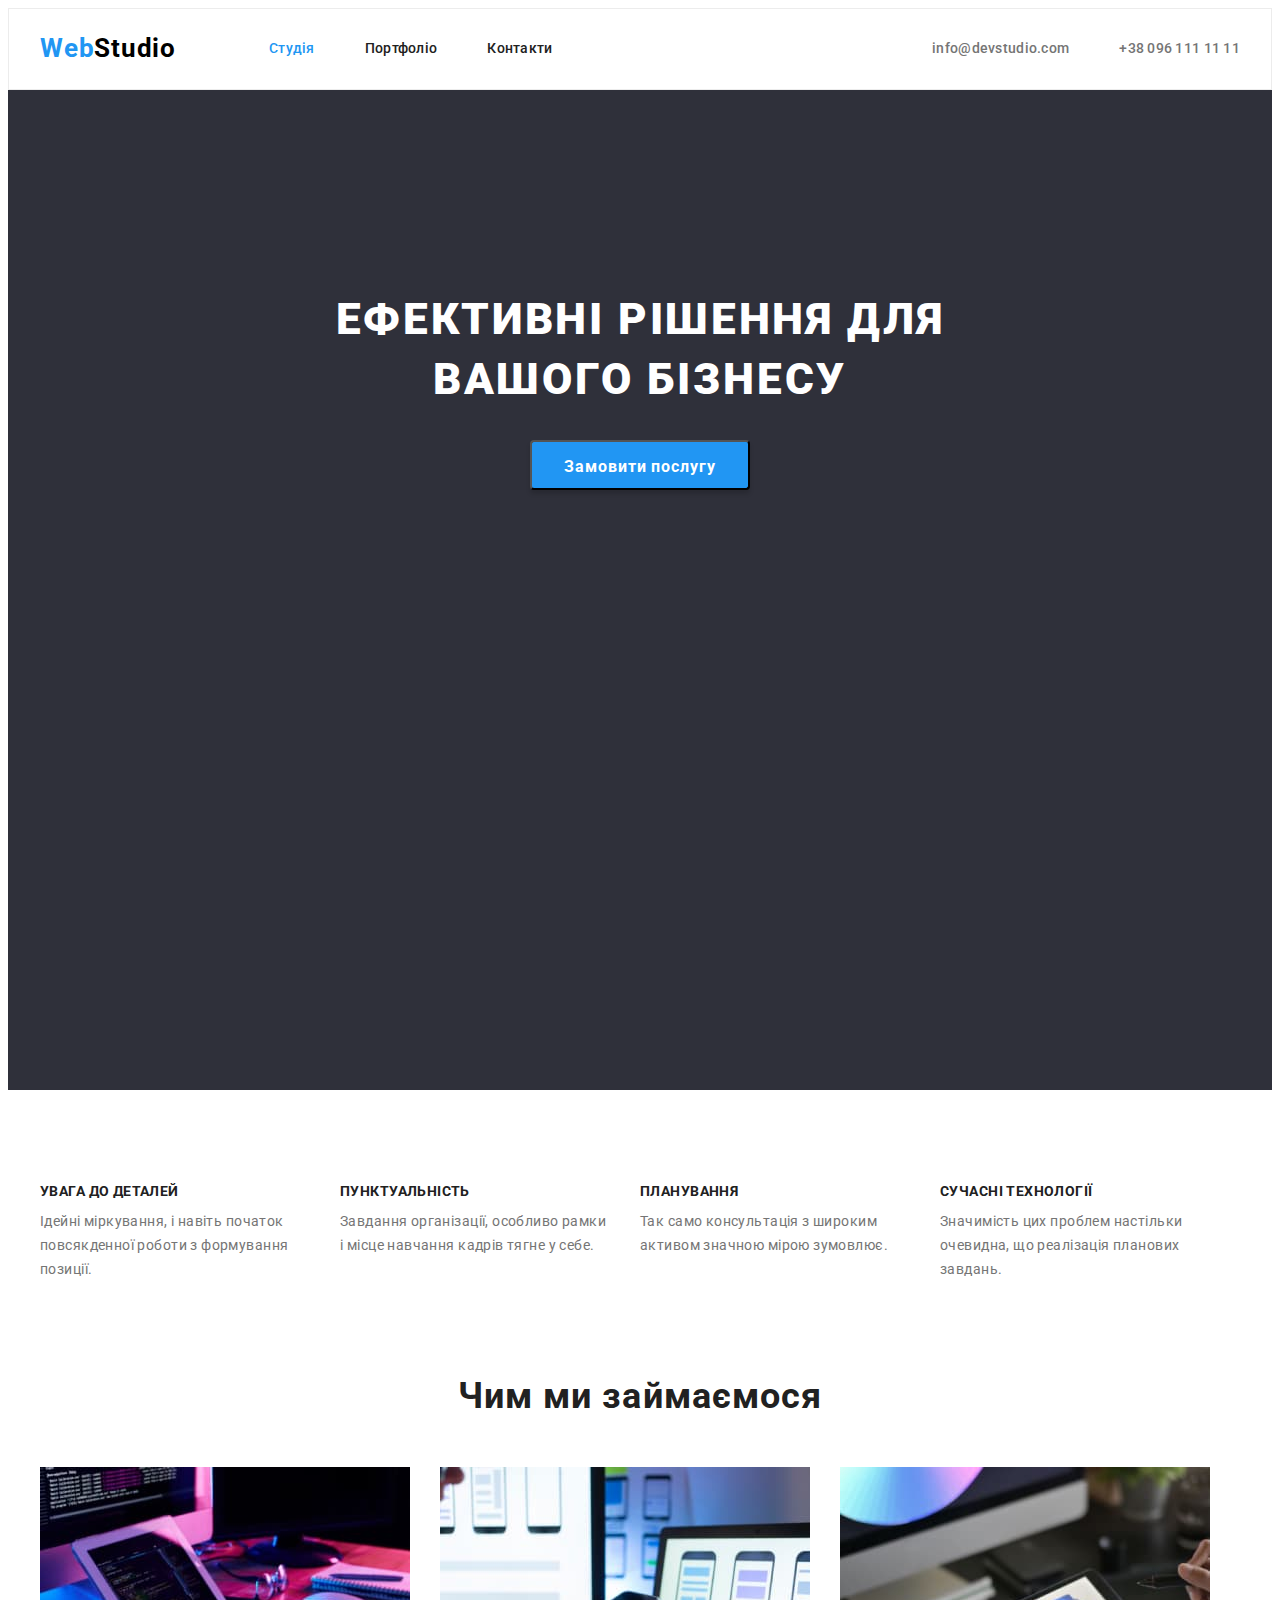
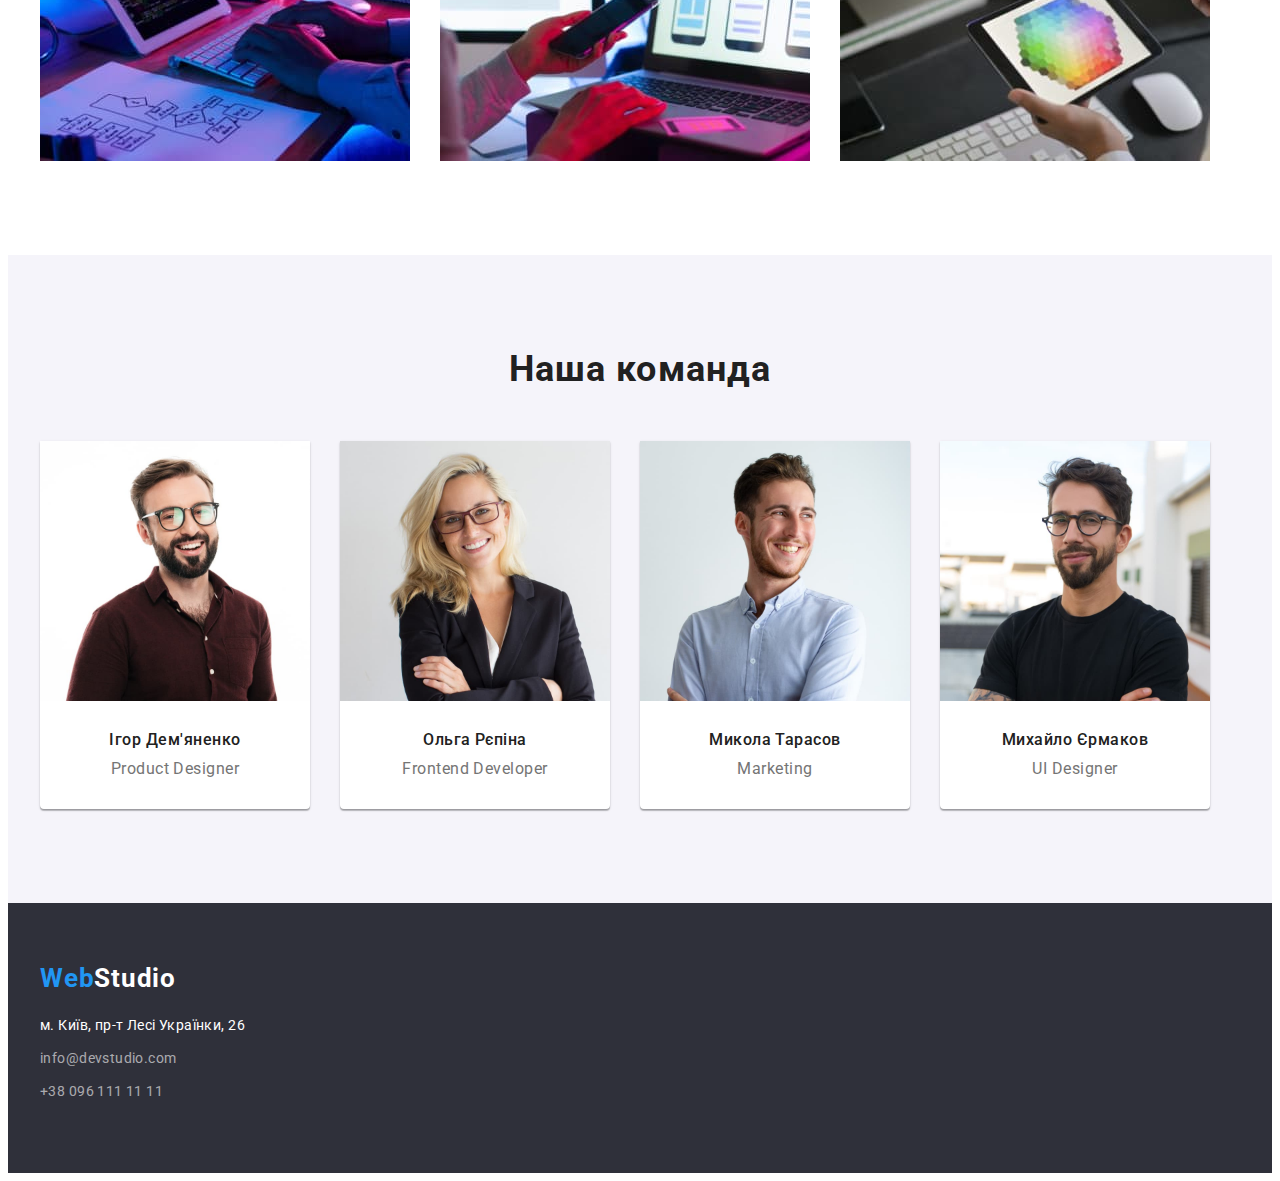
<file: index.html>
<!DOCTYPE html>
<html lang="uk">
  <head>
    <meta charset="UTF-8" />
    <meta http-equiv="X-UA-Compatible" content="IE=edge" />
    <meta name="viewport" content="width=device-width, initial-scale=1.0" />
    <title>WebStudio</title>
    <link rel="preconnect" href="https://fonts.googleapis.com" />
    <link rel="preconnect" href="https://fonts.gstatic.com" crossorigin />
    <link
      href="https://fonts.googleapis.com/css2?family=Raleway:wght@700&family=Roboto:wght@400;500;700;900&display=swap"
      rel="stylesheet"
    />
    <link
      rel="stylesheet"
      href="https://cdnjs.cloudflare.com/ajax/libs/modern-normalize/1.1.0/modern-normalize.min.css"
      integrity="sha512-wpPYUAdjBVSE4KJnH1VR1HeZfpl1ub8YT/NKx4PuQ5NmX2tKuGu6U/JRp5y+Y8XG2tV+wKQpNHVUX03MfMFn9Q=="
      crossorigin="anonymous"
      referrerpolicy="no-referrer"
    />
    <link rel="stylesheet" href="./css/styles.css" />
  </head>
  <body>
    <header class="header">
      <div class="container header-container">
        <nav class="header-navigation">
          <a class="logo link" href=""
            >Web<span class="header-studio">Studio</span></a
          >
          <ul class="header-nav list">
            <li class="header-item">
              <a class="header-link link current hofo" href="">Студія</a>
            </li>
            <li class="header-item">
              <a class="header-link link hofo" href="./portfolio.html"
                >Портфоліо</a
              >
            </li>
            <li class="header-item">
              <a class="header-link link hofo" href="">Контакти</a>
            </li>
          </ul>
        </nav>
        <div class="header-auth">
          <ul class="header-list list">
            <li class="header-item">
              <a class="header-mail link hofo" href="mailto:info@devstudio.com"
                >info@devstudio.com</a
              >
            </li>
            <li class="header-item">
              <a class="header-tel link hofo" href="tel:+380961111111"
                >+38 096 111 11 11</a
              >
            </li>
          </ul>
        </div>
      </div>
    </header>
    <main>
      <section class="hero-section">
        <h1 class="hero-title">Ефективні рішення для вашого бізнесу</h1>
        <button class="hero-btn" type="button">Замовити послугу</button>
      </section>
      <section class="values section">
        <div class="container">
          <h2 class="visually-hidden">Основні цінності</h2>
          <ul class="values-list list">
            <li class="values-item">
              <h3 class="values-title">УВАГА ДО ДЕТАЛЕЙ</h3>
              <p class="values-text">
                Ідейні міркування, і навіть початок повсякденної роботи з
                формування позиції.
              </p>
            </li>
            <li class="values-item">
              <h3 class="values-title">ПУНКТУАЛЬНІСТЬ</h3>
              <p class="values-text">
                Завдання організації, особливо рамки і місце навчання кадрів
                тягне у себе.
              </p>
            </li>
            <li class="values-item">
              <h3 class="values-title">ПЛАНУВАННЯ</h3>
              <p class="values-text">
                Так само консультація з широким активом значною мірою зумовлює.
              </p>
            </li>
            <li class="values-item">
              <h3 class="values-title">СУЧАСНІ ТЕХНОЛОГІЇ</h3>
              <p class="values-text">
                Значимість цих проблем настільки очевидна, що реалізація
                планових завдань.
              </p>
            </li>
          </ul>
        </div>
      </section>
      <section class="work section">
        <div class="container">
          <h2 class="work-title">Чим ми займаємося</h2>
          <ul class="work-list list">
            <li class="work-item">
              <img
                src="./images/woring.jpg"
                alt="друк на комп'ютері"
                width="370"
                height="294"
              />
            </li>
            <li class="work-item">
              <img
                src="./images/working2.jpg"
                alt="моделі дисплеїв на єкрані планшету"
                width="370"
                height="294"
              />
            </li>
            <li class="work-item">
              <img
                src="./images/working3.jpg"
                alt="кольорова палітра на єкрані"
                width="370"
                height="294"
              />
            </li>
          </ul>
        </div>
      </section>
      <section class="team-section section">
        <div class="container">
          <h2 class="team-title">Наша команда</h2>
          <ul class="team-list list">
            <li class="team-item">
              <img
                src="./images/man1.jpg"
                alt="молодий чоловік"
                width="270"
                height="260"
              />
              <div class="team-member">
                <h3 class="team-name">Ігор Дем'яненко</h3>
                <p class="team-text" lang="en">Product Designer</p>
              </div>
            </li>
            <li class="team-item">
              <img
                src="./images/man2.jpg"
                alt="молода жінка"
                width="270"
                height="260"
              />
              <div class="team-member">
                <h3 class="team-name">Ольга Рєпіна</h3>
                <p class="team-text" lang="en">Frontend Developer</p>
              </div>
            </li>
            <li class="team-item">
              <img
                src="./images/man3.jpg"
                alt="молодий чоловік"
                width="270"
                height="260"
              />
              <div class="team-member">
                <h3 class="team-name">Микола Тарасов</h3>
                <p class="team-text" lang="en">Marketing</p>
              </div>
            </li>
            <li class="team-item">
              <img
                src="images/man4.jpg"
                alt="молодий чоловік"
                width="270"
                height="260"
              />
              <div class="team-member">
                <h3 class="team-name">Михайло Єрмаков</h3>
                <p class="team-text" lang="en">UI Designer</p>
              </div>
            </li>
          </ul>
        </div>
      </section>
    </main>
    <footer class="footer">
      <div class="container">
        <a class="logo footer-logo link" href=""
          >Web<span class="footer-studio">Studio</span></a
        >
        <address class="address">
          <ul class="footer-list list">
            <li class="footer-item">
              <a
                class="footer-address link hofo"
                href="https://goo.gl/maps/XZm9z7oi8zyP7hJb9"
                target="_blank"
                rel="noopener noreferrer"
              >
                м. Київ, пр-т Лесі Українки, 26</a
              >
            </li>
            <li class="footer-item">
              <a class="footer-mail link hofo" href="mailto:info@devstudio.com"
                >info@devstudio.com</a
              >
            </li>
            <li class="footer-item">
              <a class="footer-tel link hofo" href="tel:+380961111111"
                >+38 096 111 11 11</a
              >
            </li>
          </ul>
        </address>
      </div>
    </footer>
  </body>
</html>
</file>
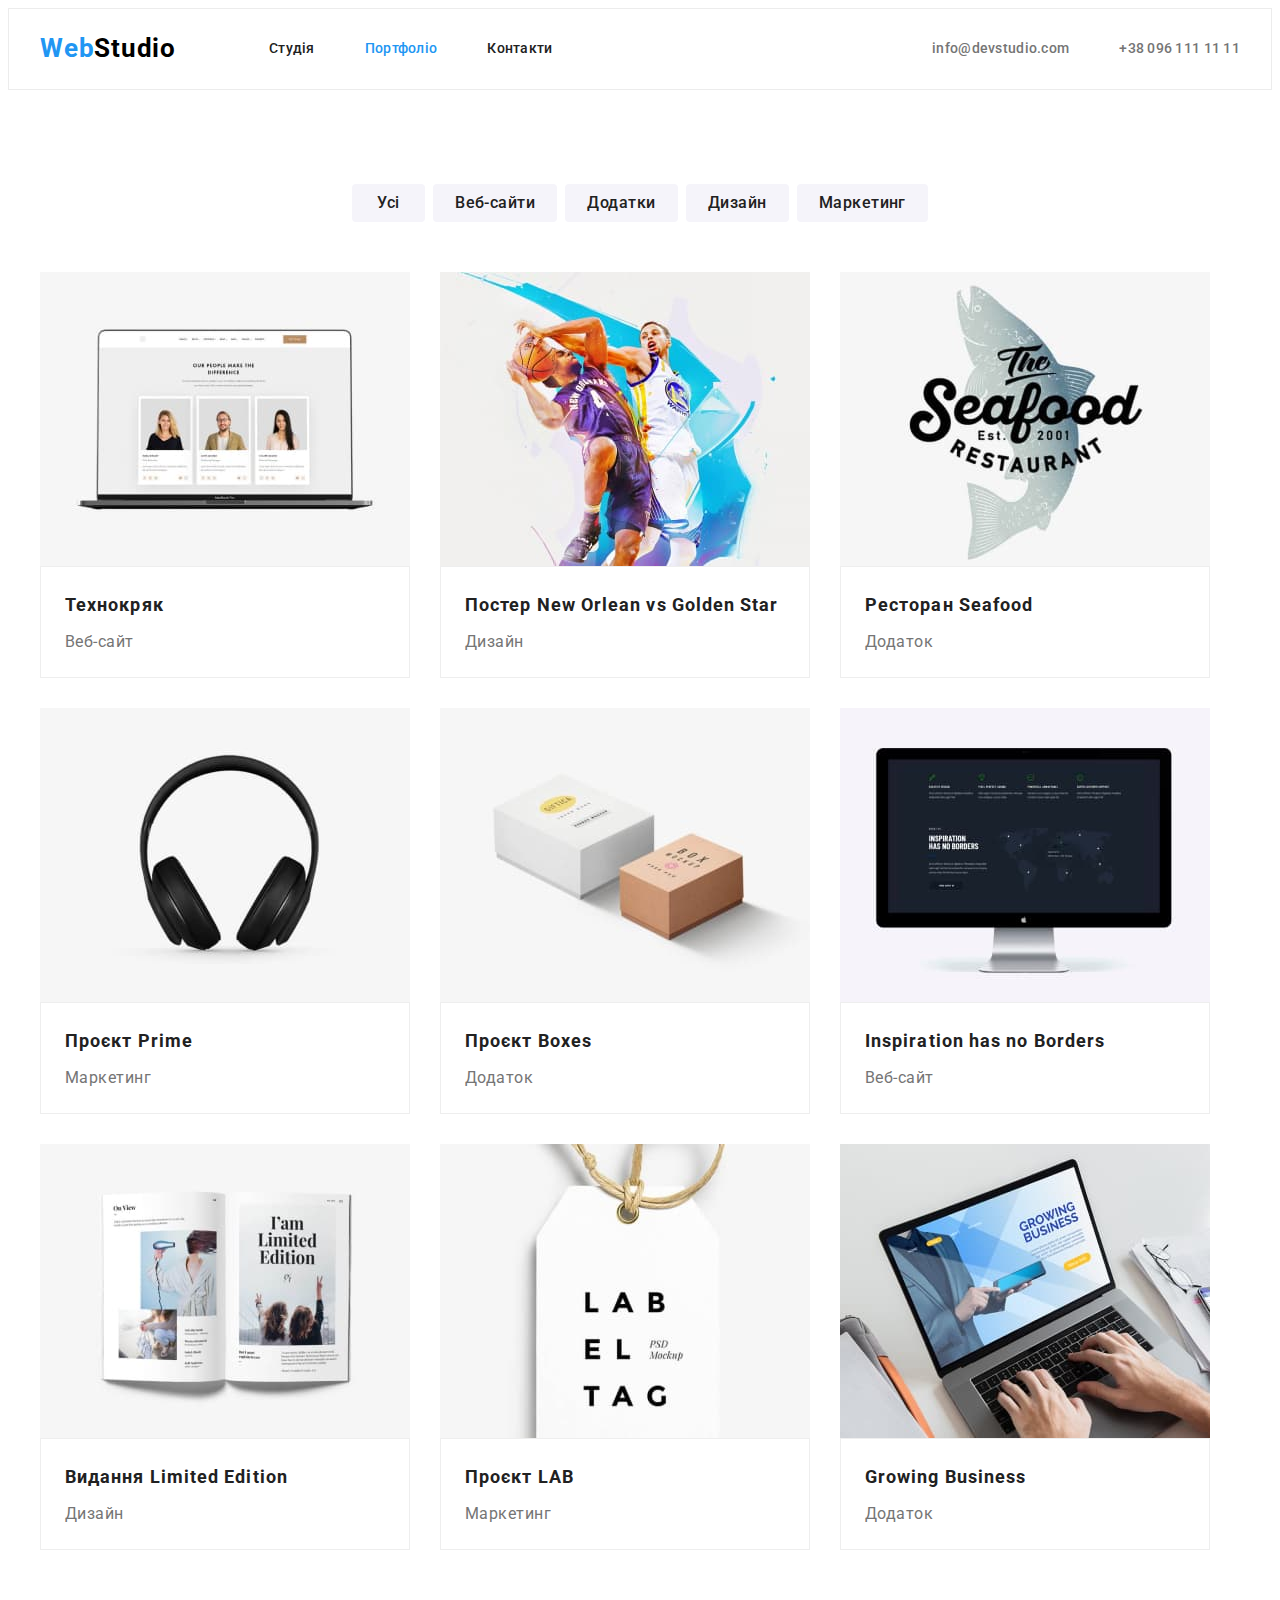
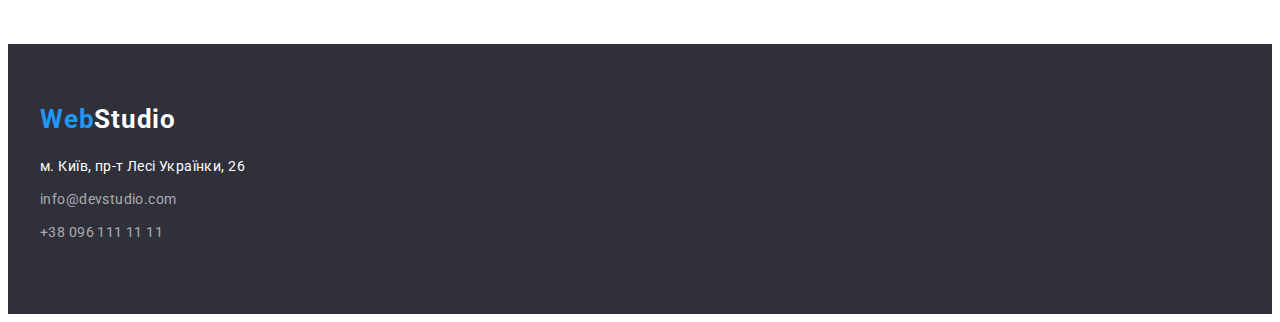
<file: portfolio.html>
<!DOCTYPE html>
<html lang="uk">
  <head>
    <meta charset="UTF-8" />
    <meta http-equiv="X-UA-Compatible" content="IE=edge" />
    <meta name="viewport" content="width=device-width, initial-scale=1.0" />
    <title>WebStudio</title>
    <link rel="preconnect" href="https://fonts.googleapis.com" />
    <link rel="preconnect" href="https://fonts.gstatic.com" crossorigin />
    <link
      href="https://fonts.googleapis.com/css2?family=Raleway:wght@700&family=Roboto:wght@400;500;700;900&display=swap"
      rel="stylesheet"
    />
    <link
      rel="stylesheet"
      href="https://cdnjs.cloudflare.com/ajax/libs/modern-normalize/1.1.0/modern-normalize.min.css"
      integrity="sha512-wpPYUAdjBVSE4KJnH1VR1HeZfpl1ub8YT/NKx4PuQ5NmX2tKuGu6U/JRp5y+Y8XG2tV+wKQpNHVUX03MfMFn9Q=="
      crossorigin="anonymous"
      referrerpolicy="no-referrer"
    />
    <link rel="stylesheet" href="./css/styles.css" />
  </head>
  <body>
    <header class="header">
      <div class="container header-container">
        <nav class="header-navigation">
          <a class="logo link" href=""
            >Web<span class="header-studio">Studio</span></a
          >
          <ul class="header-nav list">
            <li class="header-item">
              <a class="header-link link hofo" href="./index.html">Студія</a>
            </li>
            <li class="header-item">
              <a class="header-link link current hofo" href="">Портфоліо</a>
            </li>
            <li class="header-item">
              <a class="header-link link hofo" href="">Контакти</a>
            </li>
          </ul>
        </nav>
        <div class="header-auth">
          <ul class="header-list list">
            <li class="header-item">
              <a class="header-mail link hofo" href="mailto:info@devstudio.com"
                >info@devstudio.com</a
              >
            </li>
            <li class="header-item">
              <a class="header-tel link hofo" href="tel:+380961111111"
                >+38 096 111 11 11</a
              >
            </li>
          </ul>
        </div>
      </div>
    </header>
    <main>
      <section class="portfolio section">
        <div class="container">
          <h1 class="visually-hidden">Портфоліо</h1>
          <ul class="filter-list list">
            <li class="filter-item">
              <button class="filter-btn btn" type="button">Усі</button>
            </li>
            <li class="filter-item">
              <button class="filter-btn btn" type="button">Веб-сайти</button>
            </li>
            <li class="filter-item">
              <button class="filter-btn btn" type="button">Додатки</button>
            </li>
            <li class="filter-item">
              <button class="filter-btn btn" type="button">Дизайн</button>
            </li>
            <li class="filter-item">
              <button class="filter-btn btn" type="button">Маркетинг</button>
            </li>
          </ul>
          <ul class="portfolio-list list">
            <li class="portlolio-item">
              <a class="portfolio-link link" href=""
                ><img
                  src="./images/Project1.jpg"
                  alt="відкрита сторінка сайту на
                єкрані"
                  width="370"
                />
                <div class="portfolio-library">
                  <h2 class="portfolio-title">Технокряк</h2>
                  <p class="portfolio-text">Веб-сайт</p>
                </div>
              </a>
            </li>
            <li class="portlolio-item">
              <a class="portfolio-link link" href=""
                ><img
                  src="./images/Project2.jpg"
                  alt="два баскетболісти"
                  width="370"
                />
                <div class="portfolio-library">
                  <h2 class="portfolio-title">
                    Постер<span lang="en"> New Orlean vs Golden Star</span>
                  </h2>
                  <p class="portfolio-text">Дизайн</p>
                </div>
              </a>
            </li>
            <li class="portlolio-item">
              <a class="portfolio-link link" href=""
                ><img
                  src="./images/Project3.jpg"
                  alt="логотип ресторану"
                  width="370"
                />
                <div class="portfolio-library">
                  <h2 class="portfolio-title">
                    Ресторан<span lang="en"> Seafood</span>
                  </h2>
                  <p class="portfolio-text">Додаток</p>
                </div>
              </a>
            </li>
            <li class="portlolio-item">
              <a class="portfolio-link link" href=""
                ><img src="./images/project4.jpg" alt="навушники" width="370" />
                <div class="portfolio-library">
                  <h2 class="portfolio-title">
                    Проєкт <span lang="en"> Prime</span>
                  </h2>
                  <p class="portfolio-text">Маркетинг</p>
                </div>
              </a>
            </li>
            <li class="portlolio-item">
              <a class="portfolio-link link" href=""
                ><img
                  src="./images/project5.jpg"
                  alt="дві коробки"
                  width="370"
                />
                <div class="portfolio-library">
                  <h2 class="portfolio-title">
                    Проєкт<span lang="en"> Boxes</span>
                  </h2>
                  <p class="portfolio-text">Додаток</p>
                </div>
              </a>
            </li>
            <li class="portlolio-item">
              <a class="portfolio-link link" href=""
                ><img src="./images/project6.jpg" alt="монітор" width="370" />
                <div class="portfolio-library">
                  <h2 class="portfolio-title" lang="en">
                    Inspiration has no Borders
                  </h2>
                  <p class="portfolio-text">Веб-сайт</p>
                </div>
              </a>
            </li>
            <li class="portlolio-item">
              <a class="portfolio-link link" href=""
                ><img
                  src="./images/project7.jpg"
                  alt="Сторінки журналу"
                  width="370"
                />
                <div class="portfolio-library">
                  <h2 class="portfolio-title">
                    Видання<span lang="en"> Limited Edition</span>
                  </h2>
                  <p class="portfolio-text">Дизайн</p>
                </div>
              </a>
            </li>
            <li class="portlolio-item">
              <a class="portfolio-link link" href=""
                ><img src="./images/project8.jpg" alt="тег лейбл" width="370" />
                <div class="portfolio-library">
                  <h2 class="portfolio-title">
                    Проєкт<span lang="en"> LAB</span>
                  </h2>
                  <p class="portfolio-text">Маркетинг</p>
                </div>
              </a>
            </li>
            <li class="portlolio-item">
              <a class="portfolio-link link" href=""
                ><img
                  src="./images/project9.jpg"
                  alt="чоловік друкує на ноутбуці"
                />
                <div class="portfolio-library">
                  <h2 class="portfolio-title" lang="en">Growing Business</h2>
                  <p class="portfolio-text">Додаток</p>
                </div>
              </a>
            </li>
          </ul>
        </div>
      </section>
    </main>
    <footer class="footer">
      <div class="container">
        <a class="logo footer-logo link" href=""
          >Web<span class="footer-studio">Studio</span></a
        >
        <address class="address">
          <ul class="footer-list list">
            <li class="footer-item">
              <a
                class="footer-address link hofo"
                href="https://goo.gl/maps/XZm9z7oi8zyP7hJb9"
                target="_blank"
                rel="noopener noreferrer"
              >
                м. Київ, пр-т Лесі Українки, 26</a
              >
            </li>
            <li class="footer-item">
              <a class="footer-mail link hofo" href="mailto:info@devstudio.com"
                >info@devstudio.com</a
              >
            </li>
            <li class="footer-item">
              <a class="footer-tel link hofo" href="tel:+380961111111"
                >+38 096 111 11 11</a
              >
            </li>
          </ul>
        </address>
      </div>
    </footer>
  </body>
</html>
</file>
<file: css/styles.css>
:root {
        --title-text-color: #212121;
        --accent-color: #2196F3;
        --main-text-color: #757575;
        --secondary-bg-color: #2F303A;
        --btn-text-color: #212121;
        --btn-bg-color: #F5F4FA;
}

p,
h1,
h2,
h3,
h4,
h5,
h6 {
        margin: 0;
}

ul,
ol {
        margin: 0;
        padding-left: 0;
}


img {
        display: block;
        max-width: 100%;
        height: auto;
}


body {
    font-family:'Roboto', sans-serif;
    background-color: #FFFFFF;
    font-size: 14px;
    color: var(--main-text-color);
    
}


.list {
    list-style: none;
}

.link {text-decoration: none;}

.container {
        width: 1200px;
        padding-left: 15px;
        padding-right: 15px;
        margin: 0 auto;
}

.section {
        padding-top: 94px;
        padding-bottom: 94px;
}

.visually-hidden {
        position: absolute;
        width: 1px;
        height: 1px;
        margin: -1px;
        border: 0;
        padding: 0;

        white-space: nowrap;
        clip-path: inset(100%);
        clip: rect(0 0 0 0);
        overflow: hidden;
}


/* -----------Header--------------- */

.logo {
        padding-top: 24px;
        margin-right: 93px;
        padding-bottom: 25px;
        
        font-family: 'Raleway'sans-serif;
        font-weight: 700;
        font-size: 26px;
        line-height: 1.19;
        letter-spacing: 0.03em;
        color: var(--accent-color);
}
 .header {
        border: 1px solid #ECECEC;
 }

.header-navigation {
        display: flex;
        align-items: center;
}

.header-nav {
        display:flex;
        gap: 50px;
        
}
.header-studio {color: #000000;}



.header-container {
        display: flex;
        align-items: center;
}


.header-auth {
        margin-left: auto;
}

.header-link {
        padding-top: 32px;
        padding-bottom: 32px;
        display: block;

        font-weight: 500;
        font-size: 14px;
        line-height: 1.14;
        letter-spacing: 0.02em;
        color:var(--title-text-color);
}

.header-list {
display: flex;
margin-left: auto;
gap: 50px;
}


.header-link.current{
        color: var(--accent-color);
}

.hofo:hover,
.hofo:focus {
        color: var(--accent-color);
}


.header-mail,
.header-tel {
        padding-top: 32px;
        padding-bottom: 32px;
        display: block;

        font-weight: 500;
        font-size: 14px;
        line-height: 1.14;
        letter-spacing: 0.02em;
        color: var(--main-text-color);
}


/* Main */

/* -------Hero--------- */

.hero-section {
        padding: 200px;
        margin: auto;

        background: var(--secondary-bg-color);
        text-align: center;
        height: 600px;
}


.hero-title {
        margin-bottom: 30px;
        margin-left: auto;
        margin-right: auto;
        max-width: 696px;

        font-weight: 900;
        font-size: 44px;
        line-height: 1.36;
        text-align: center;
        align-items: center;
        letter-spacing: 0.06em;
        text-transform: uppercase;
        color: #FFFFFF;
}


.hero-btn {
        display: inline-block;
        min-width: 216px;
        height: 50px;
        padding: 10px 32px;
        background: #2196F3;
        box-shadow: 0px 4px 4px rgba(0, 0, 0, 0.15);

        font-family: inherit;
        font-weight: 700;
        font-size: 16px;
        line-height: 1.87;
        letter-spacing: 0.06em;
        color: #FFFFFF;
        background-color: var(--accent-color);
        cursor: pointer;
        border-radius: 4px;
        align-items: center;
        text-align: center;
}
.hero-btn:hover,
.hero-btn:focus {
        background-color:#188CE8;
}


/* ----------Values------------ */

.values {
        padding-bottom: 0;
}

.values-list {
        display: flex;
        gap: 30px;
}

.values-title {
        margin-bottom: 10px;

        font-weight: 700;
        font-size: 14px;
        line-height: 1.14;
        letter-spacing: 0.03em;
        text-transform: uppercase;
        color: var(--title-text-color);
}

.values-text {
        max-width: 270px;

        font-size: 14px;
        line-height: 1.71;
        letter-spacing: 0.03em;
        color: var(--main-text-color);
}

/* ------------work---------------- */


.work-title {
        margin-bottom: 50px;

    font-weight: 700;
        font-size: 36px;
        line-height: 1.16;
        text-align: center;
        letter-spacing: 0.03em;
        color: var(--title-text-color);
}

.work-list {
display: flex;
gap: 30px;
}

/* -----------------Team---------------- */

.team-section {
        background: #F5F4FA;
}

.team-title {
        margin-bottom: 50px;

        font-weight: 700;
        font-size: 36px;
        line-height: 1.16;
        text-align: center;
        letter-spacing: 0.03em;
        color: var(--title-text-color);
}
.team-list {
        display: flex;
        flex-wrap: wrap;
        gap: 30px;
}

.team-item {
        background-color: #FFFFFF;
        box-shadow: 0px 1px 3px rgba(0, 0, 0, 0.12), 0px 1px 1px rgba(0, 0, 0, 0.14), 0px 2px 1px rgba(0, 0, 0, 0.2);
        border-radius: 0px 0px 4px 4px;
}


.team-name {
        margin-bottom: 10px;
    font-weight: 500;
    font-size: 16px;
    line-height: 1.18;
        text-align: center;
    letter-spacing: 0.03em;
    color: var(--title-text-color);
}
.team-member {
        padding: 30px;
}


.team-text {
        font-size: 16px;
        line-height: 1.18;
        text-align: center;
        letter-spacing: 0.03em;
        color: var(--main-text-color);
}

/* ----------Portfolio------------- */

.portfolio {
        margin-top: 0;
}


.portfolio-title {
        margin-bottom: 4px;
        
        font-weight: 700;
        font-size: 18px;
        line-height: 2;
        letter-spacing: 0.06em;
        color: var(--title-text-color);
}

.filter-item {
        gap: 8px;


}
    

.filter-btn {
        border: none;
        border-radius: 4px;
        min-width: 73px;
        height: 38px;
        padding: 6px 22px;
       

        font-family: inherit;
        font-weight: 500;
        font-size: 16px;
        line-height: 1.62;
        text-align: center;
        letter-spacing: 0.03em;
        color: var(--btn-text-color);
        background: var(--btn-bg-color);
        cursor: pointer;
}

.filter-list {
        gap: 8px;
        margin-bottom: 50px;
                justify-content: center;
                display: flex;
                align-items: center;
}

.btn:hover,
.btn:focus {
        background-color: var(--accent-color);
        color: #FFFFFF;
}


.portfolio-text {
        font-size: 16px;
        line-height: 1.88;
        letter-spacing: 0.03em;
        color: var(--main-text-color);
}

.portfolio-list {
        display: flex;
        flex-wrap: wrap;
        gap: 30px;
}

.portfolio-library {
        padding: 20px 24px;
        border: 1px solid #EEEEEE;
}


/* ------------Footer----------- */

.footer {
    padding-bottom: 60px;
    padding-top: 60px;

        background: var(--secondary-bg-color);
}

.footer-logo {
        padding: 0;
        margin-bottom: 20px;
        margin-right: 0;
}
    

.footer-item {
margin-bottom: 9px;
}

.footer-item :last-child {
        margin-bottom: 0;
}

.footer-studio {
    color: #FFFFFF;
}

.address {
        margin-top: 20px;
        font-style: normal;
}

.footer-address {
        line-height: 1.71;
        letter-spacing: 0.03em;
        color: #FFFFFF;
}



.footer-mail,
.footer-tel {
        line-height: 1.71;
        letter-spacing: 0.03em;
        color: rgba(255, 255, 255, 0.6);
}
</file>
